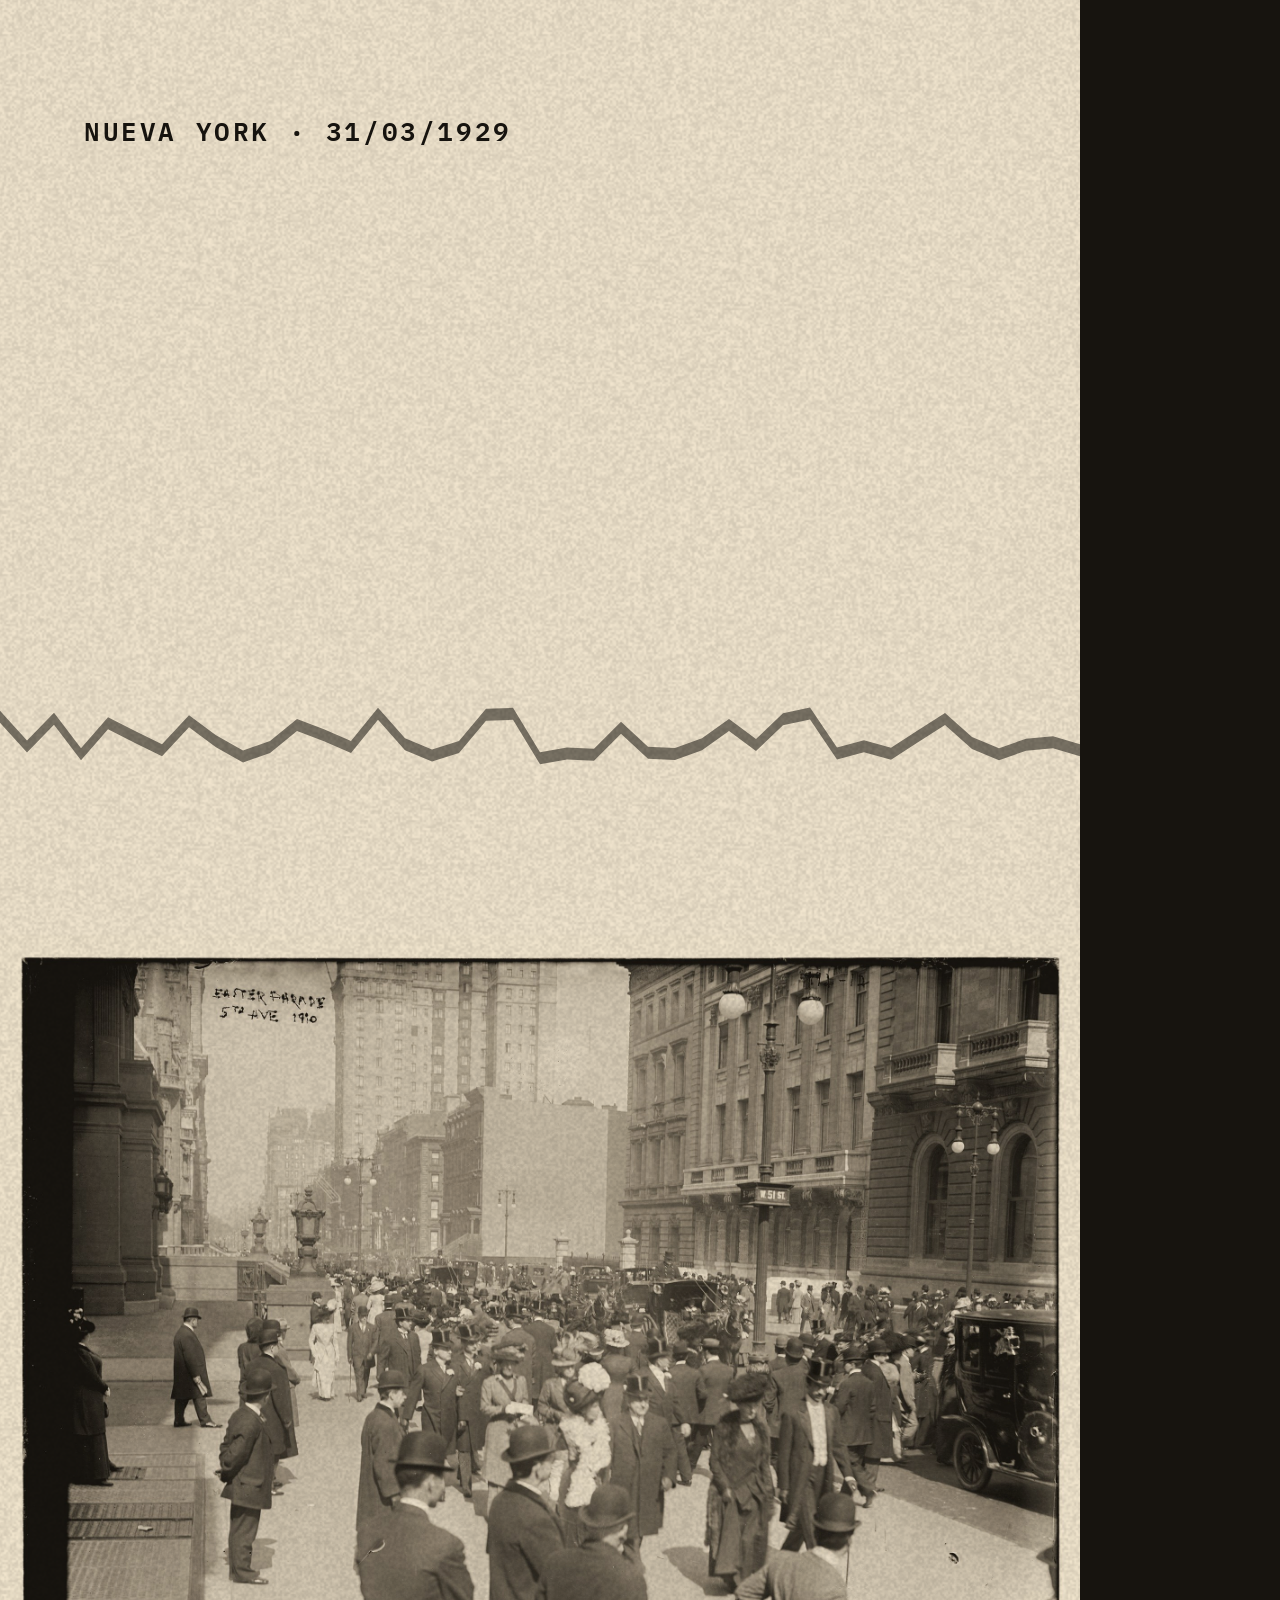
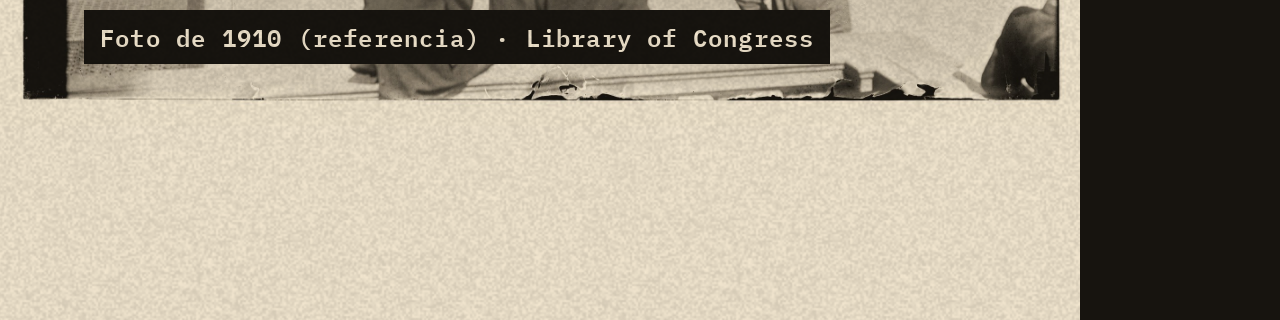
<file: pilots/bernays-90s/index.html>
<!doctype html>
<html lang="es">
<head>
<meta charset="utf-8">
<title>Piloto 03 — Bernays</title>
<link rel="stylesheet" href="../../engine/trama.css">
<style>
.ln.key{font-size:108px}
.ln.num{font-family:"Bricolage";font-weight:800;font-stretch:75%;font-size:200px;line-height:.95;letter-spacing:-.03em}
</style>
</head>
<body>
<div id="stage">

<!-- 1 · El desfile -->
<div class="scene map" id="s1">
  <div class="mapview"><div class="mapwrap" id="v1"></div></div>
  <div class="cabwrap"><div class="cabecera"></div></div>
  <div class="ficha">Nueva York · 31/03/1929</div>
  <div class="fuente" style="top:1610px;z-index:7">Foto de 1910 (referencia) · Library of Congress</div>
  <div class="kin" data-lines='[["in","En 1929, en pleno desfile de Pascua en Nueva York,",0.22,3.45],["key","un grupo de mujeres prendió cigarrillos",3.67,5.60],["tail","frente a los fotógrafos.",5.60,6.51]]'></div>
</div>

<!-- 2 · Protesta o publicidad (aviso real de 1929) -->
<div class="scene map" id="s2">
  <div class="mapview"><div class="mapwrap" id="v2"></div></div>
  <div class="cabwrap"><div class="cabecera"></div></div>
  <div class="ficha">Aviso de Lucky Strike · 1929</div>
  <div class="sello pz" data-at="2.4" style="left:520px;top:1450px;color:var(--verde);transform:rotate(-7deg);z-index:8">CONFIRMADO</div>
  <div class="fuente" style="top:1610px;z-index:7">Theatre Magazine, dic. 1929 · dominio público</div>
  <div class="kin" data-lines='[["in","Parecía una protesta feminista.",6.96,8.47],["key","Era una campaña para vender tabaco.",8.81,10.52]]'></div>
</div>

<!-- 3 · Bernays, sobrino de Freud -->
<div class="scene" id="s3" style="background:var(--papel)">
  <div class="cam">
    <div class="giant" data-slide="-160" style="left:-20px;top:1420px">FREUD</div>
    <div class="circ trama pz" data-at="0" style="left:60px;top:860px;width:480px;height:480px;--t:.25"></div>
    <img class="cut pz drift" data-at="0.05" data-drift="-25" src="assets/bernays.png" style="left:70px;top:820px;width:430px;transform:rotate(-3deg)">
    <img class="cut pz drift" data-at="0.9" data-drift="25" src="assets/freud.png" style="left:580px;top:900px;width:400px;transform:rotate(3deg)">
    <svg class="overlay" id="o3" style="position:absolute;left:0;top:0" width="1080" height="1920" viewBox="0 0 1080 1920"></svg>
    <div class="credito" style="left:84px;top:1600px">Retratos: Bernays, 1917 · Freud, M. Halberstadt, 1921 · dominio público</div>
  </div>
  <div class="kin" data-lines='[["in","Detrás estaba Edward Bernays,",10.87,12.51],["key","sobrino de Sigmund Freud.",12.72,13.94],["tail","El hombre que inventó las relaciones públicas.",14.15,16.25]]'></div>
</div>

<!-- 4 · Truco 1: lo que el producto dice de vos -->
<div class="scene map" id="s4">
  <div class="mapview"><div class="mapwrap" id="v4"></div></div>
  <div class="cabwrap"><div class="cabecera"></div></div>
  <div class="ficha">Truco 1 · Identidad</div>
  <div class="sello pz" data-at="4.0" style="left:600px;top:1450px;color:var(--tinta);transform:rotate(-6deg);z-index:8">ANÁLISIS</div>
  <div class="fuente" style="top:1610px;z-index:7">Theatre Magazine, dic. 1929 · dominio público</div>
  <div class="kin" data-lines='[["in","Bernays se dio cuenta de algo: la gente no compra productos.",16.69,19.84],["key","Compra lo que el producto dice de ella.",20.12,21.93]]'></div>
</div>

<!-- 5 · Antorchas de la libertad -->
<div class="scene map" id="s5">
  <div class="mapview"><div class="mapwrap" id="v5"></div></div>
  <div class="cabwrap"><div class="cabecera"></div></div>
  <div class="ficha">Truco 1 · Identidad</div>
  <div class="fuente" style="top:1610px;z-index:7">Foto: N. FaLon / Pexels</div>
  <div class="kin" data-lines='[["in","Por eso la campaña llamó a los cigarrillos",22.31,23.90],["key","“antorchas de la libertad”.",23.90,25.43]]'></div>
</div>

<!-- 6 · Truco 2: que otro lo diga por vos -->
<div class="scene map" id="s6">
  <div class="mapview"><div class="mapwrap" id="v6"></div></div>
  <div class="cabwrap"><div class="cabecera"></div></div>
  <div class="ficha">Truco 2 · Autoridad</div>
  <div class="fuente" style="top:1610px;z-index:7">Foto: H. Santos / Pexels</div>
  <div class="kin" data-show="[25.70,29.60]" data-lines='[["in","Su segundo truco:",25.86,26.66],["key","que otro lo diga por vos.",26.96,28.17],["tail","Para vender panceta,",28.63,29.53]]'></div>
  <div class="kin" data-show="[29.60,33.10]" data-lines='[["in","consiguió que",29.73,30.40],["key","miles de médicos recomendaran un desayuno abundante.",30.40,32.92]]'></div>
  <div class="kin" data-show="[33.10,35.95]" data-lines='[["in","Y los diarios lo publicaron",33.23,34.40],["key","como un consejo de salud.",34.40,35.67]]'></div>
</div>

<!-- 7 · Truco 3: Guatemala -->
<div class="scene map" id="s7">
  <div class="mapview"><div class="mapwrap" id="v7"></div></div>
  <img class="cut pz" data-at="5.6" id="arbenz7" src="assets/arbenz.png" style="left:720px;top:1200px;width:270px;transform:rotate(4deg);z-index:7">
  <div class="cabwrap"><div class="cabecera"></div></div>
  <div class="ficha">Truco 3 · La historia</div>
  <div class="fuente" style="top:1610px;z-index:7">Mapa: dominio público · Retrato de J. Árbenz, 1951</div>
  <div class="kin" data-show="[35.90,39.80]" data-lines='[["in","El tercero:",36.09,36.62],["key","si controlás la historia, controlás la política.",36.87,39.41]]'></div>
  <div class="kin" data-show="[39.80,44.70]" data-lines='[["in","Trabajó para la United Fruit, y presentó al gobierno de Guatemala",39.88,43.00],["key","como una amenaza comunista.",43.00,44.40]]'></div>
  <div class="kin" data-show="[44.70,46.40]" data-lines='[["key","En 1954,",44.75,46.27]]'></div>
</div>

<!-- 8 · El documento de la CIA -->
<div class="scene map" id="s8">
  <div class="mapview"><div class="mapwrap" id="v8"></div></div>
  <div class="cabwrap"><div class="cabecera"></div></div>
  <div class="ficha">CIA · documento desclasificado</div>
  <div class="sello pz" data-at="1.0" style="left:560px;top:1450px;color:var(--verde);transform:rotate(-6deg);z-index:8">CONFIRMADO</div>
  <div class="fuente" style="top:1610px;z-index:7">CIA, liberado por FOIA en 1975 · dominio público</div>
  <div class="kin" data-lines='[["in","un golpe apoyado por la CIA",46.46,47.60],["key","lo derrocó.",47.60,48.38]]'></div>
</div>

<!-- 9 · Propaganda (1928) -->
<div class="scene" id="s9" style="background:var(--papel)">
  <div class="cam">
    <div class="giant" data-slide="-160" style="left:-20px;top:1440px">1928</div>
    <div class="circ trama pz" data-at="0" style="left:520px;top:1040px;width:460px;height:460px;--t:.25"></div>
    <img class="cut pz drift" data-at="0.05" data-drift="-25" src="assets/bernays2.png" style="left:560px;top:960px;width:440px;transform:rotate(3deg)">
    <div class="quote pz drift" data-at="0.3" data-drift="20" style="left:90px;top:1180px;width:460px;transform:rotate(-2deg)">
      <div style="font-family:Bricolage;font-weight:800;font-size:64px;line-height:1">Propaganda</div>
      <div style="font-family:Plex;font-size:22px;margin-top:12px;letter-spacing:.06em">EDWARD L. BERNAYS · 1928</div>
    </div>
    <div class="sello pz" data-at="1.2" style="left:120px;top:1060px;color:var(--tinta);transform:rotate(-7deg)">DIJO</div>
    <div class="credito" style="left:84px;top:1600px">Foto: Bernays y Doris Fleischman, 1923 · dominio público</div>
  </div>
  <div class="kin" data-hl="key" data-lines='[["in","En su libro “Propaganda” escribió que manipular la opinión de las masas era",48.76,52.54],["key","“un elemento importante de la sociedad democrática”.",52.68,55.11]]'></div>
</div>

<!-- 10 · Cien años después -->
<div class="scene map" id="s10">
  <div class="mapview"><div class="mapwrap" id="v10"></div></div>
  <img class="cut" id="diario10" src="assets/diario.jpg" style="left:200px;top:820px;width:680px;border:8px solid #fff;box-shadow:16px 16px 0 var(--tinta);z-index:5">
  <div class="cabwrap"><div class="cabecera"></div></div>
  <div class="ficha">1929 → hoy</div>
  <div class="fuente" style="top:1610px;z-index:7" id="fuente10">Santa Ana Register, 28/10/1929 · Orange County Archives (CC BY 2.0)</div>
  <div class="kin" data-lines='[["in","Cien años después, sus trucos siguen ahí.",55.61,57.75],["key","Solo cambiaron de formato.",58.00,59.17]]'></div>
</div>

<!-- 11 · Marcas e identidad -->
<div class="scene map" id="s11">
  <div class="mapview"><div class="mapwrap" id="v11"></div></div>
  <div class="cabwrap"><div class="cabecera"></div></div>
  <div class="ficha">Hoy · Truco 1</div>
  <div class="sello pz" data-at="2.2" style="left:90px;top:1450px;color:var(--tinta);transform:rotate(-5deg);z-index:8">ANÁLISIS</div>
  <div class="fuente" style="top:1610px;z-index:7">Foto: A. Navlakha / Pexels</div>
  <div class="kin" data-lines='[["in","Las antorchas de la libertad hoy son",59.56,61.20],["key","marcas que te venden una identidad.",61.20,62.95]]'></div>
</div>

<!-- 12 · Influencers -->
<div class="scene map" id="s12">
  <div class="mapview"><div class="mapwrap" id="v12"></div></div>
  <div class="abs pz" data-at="0.3" style="left:70px;top:1180px;width:300px;height:330px;overflow:hidden;border:7px solid #fff;box-shadow:12px 12px 0 var(--tinta);transform:rotate(-4deg);z-index:6"><img src="assets/desayuno.jpg" style="position:absolute;width:640px;left:-60px;top:-430px"></div>
  <svg class="overlay" id="o12" style="position:absolute;left:0;top:0;z-index:6" width="1080" height="1920" viewBox="0 0 1080 1920"></svg>
  <div class="cabwrap"><div class="cabecera"></div></div>
  <div class="ficha">Hoy · Truco 2</div>
  <div class="fuente" style="top:1610px;z-index:7">Foto: Mizuno K / Pexels</div>
  <div class="kin" data-lines='[["in","Los médicos de la panceta",63.33,64.50],["key","hoy son influencers.",64.50,65.61]]'></div>
</div>

<!-- 13 · Algoritmos -->
<div class="scene map" id="s13">
  <div class="mapview"><div class="mapwrap" id="v13"></div></div>
  <div class="cabwrap"><div class="cabecera"></div></div>
  <div class="ficha">Hoy · Truco 3</div>
  <div class="fuente" style="top:1610px;z-index:7">Foto: I'm Zion / Pexels</div>
  <div class="kin" data-lines='[["in","Y en vez de diarios,",65.91,66.79],["key","hay algoritmos que saben qué te emociona.",66.98,68.98]]'></div>
</div>

<!-- 14 · Cambridge Analytica -->
<div class="scene map" id="s14">
  <div class="mapview"><div class="mapwrap" id="v14"></div></div>
  <div class="cabwrap"><div class="cabecera"></div></div>
  <div class="ficha">Cambridge Analytica · 2018</div>
  <div class="sello pz" data-at="3.0" style="left:560px;top:1450px;color:var(--verde);transform:rotate(-6deg);z-index:8">CONFIRMADO</div>
  <div class="fuente" style="top:1610px;z-index:7">FUENTE · Facebook — 04/04/2018 · Foto: B. Hamer / Pexels</div>
  <div class="kin" data-lines='[["in","En 2018 se supo que Cambridge Analytica usó datos de hasta",69.47,73.00],["key","87 millones de usuarios de Facebook",73.00,75.23],["tail","para segmentar mensajes políticos.",75.45,77.13]]'></div>
</div>

<!-- 15 · Un desfile / tu pantalla -->
<div class="scene" id="s15" style="background:var(--mostaza)">
  <div class="cam" data-free="1">
    <div class="pane" style="top:780px;height:400px"><div class="mapwrap" id="v15a"></div></div>
    <div class="pane" style="top:1230px;height:400px"><div class="mapwrap" id="v15b"></div></div>
    <div class="meta" style="left:70px;top:790px;background:var(--papel);padding:4px 10px;z-index:3">1929 · un desfile y los diarios</div>
    <div class="meta" style="left:70px;top:1240px;background:var(--papel);padding:4px 10px;z-index:3">Hoy · tu pantalla</div>
  </div>
  <div class="kin" data-lines='[["in","Bernays necesitaba un desfile y los diarios.",77.52,79.79],["key","Hoy alcanza con tu pantalla.",80.12,81.42]]'></div>
</div>

<!-- 16 · La pregunta -->
<div class="scene map" id="s16">
  <div class="mapview"><div class="mapwrap" id="v16"></div></div>
  <div class="cabwrap"><div class="cabecera"></div></div>
  <div class="fuente" style="top:1610px;z-index:7">Foto: D. Grey_Owl / Pexels</div>
  <div class="kin" data-lines='[["in","La pregunta no es si te están persuadiendo.",81.75,83.75],["key","Es quién.",84.03,84.57]]'></div>
</div>

<!-- 17 · cierre -->
<div class="scene" id="s17" style="background:var(--tinta)">
  <canvas id="g17" width="1080" height="1920" class="abs" style="left:0;top:0"></canvas>
  <div class="abs" id="logo" style="left:0;right:0;top:780px;text-align:center;font-family:Bricolage;font-weight:800;font-stretch:75%;font-size:230px;line-height:1;color:var(--papel)">TRAMA</div>
  <div class="abs" style="left:0;right:0;top:1030px;text-align:center;font-family:Plex;font-size:28px;letter-spacing:.12em;color:var(--papel);opacity:.8">FUENTES EN LA DESCRIPCIÓN</div>
</div>

<div class="plate" id="pl1" style="background:var(--naranja)"></div>
<div class="plate" id="pl2" style="background:var(--verde)"></div>
<div class="plate" id="pl3" style="background:var(--mostaza)"></div>
<div id="grain"></div>
</div>
<script src="../../engine/trama.js"></script>
<script src="../../engine/anota.js"></script>
<script>
const DUR = 87.9;
window.PLATES = [10.7, 25.7, 35.9, 55.4, 77.4];
const INK = '#17140F', PAP = '#F2E6CF', NAR = '#EE6A1F', VER = '#1F6E55', AZU = '#2E5A9E', MOS = '#F3A72B';
const PH = { desfile: [2400, 1755], mapa_ca: [1920, 1440], cia: [1300, 1655], lucky: [1300, 1853], libertad: [1400, 1865], desayuno: [1400, 2099], influencer: [1400, 2100], feed: [1400, 2100], ojo: [1400, 2100], timessq: [1400, 2488], calle: [1400, 2100] };
const V = n => ({ src: `assets/${n}.jpg`, W: PH[n][0], H: PH[n][1] });
const S = {};
</script>
<script src="scenes.js"></script>
<script>
window.SCENES = SCENES; window.DUR = DUR;
const imgsReady = () => Promise.all([...document.images].map(i => i.decode ? i.decode().catch(() => {}) : 0));
document.fonts.ready.then(imgsReady).then(() => { boot(); return imgsReady(); }).then(() => { render(0); window.READY = true; });
</script>
</body>
</html>
</file>
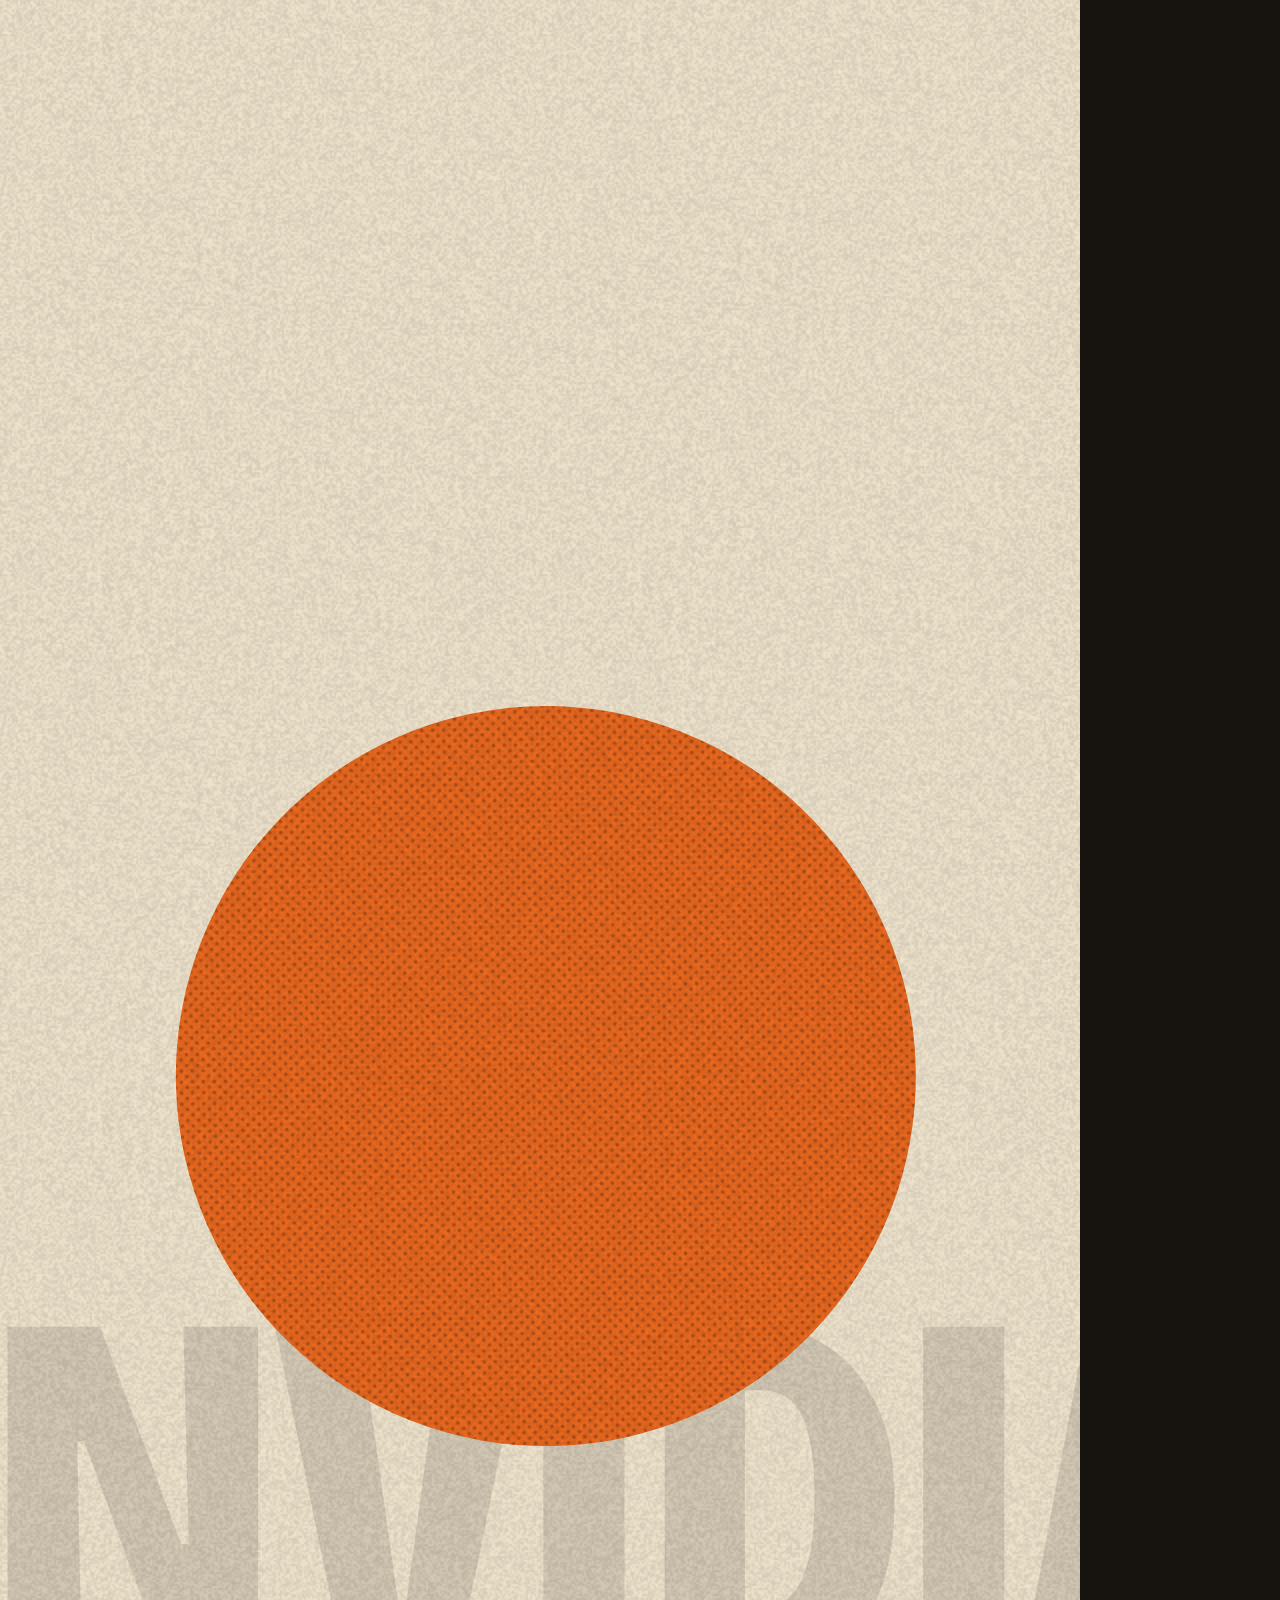
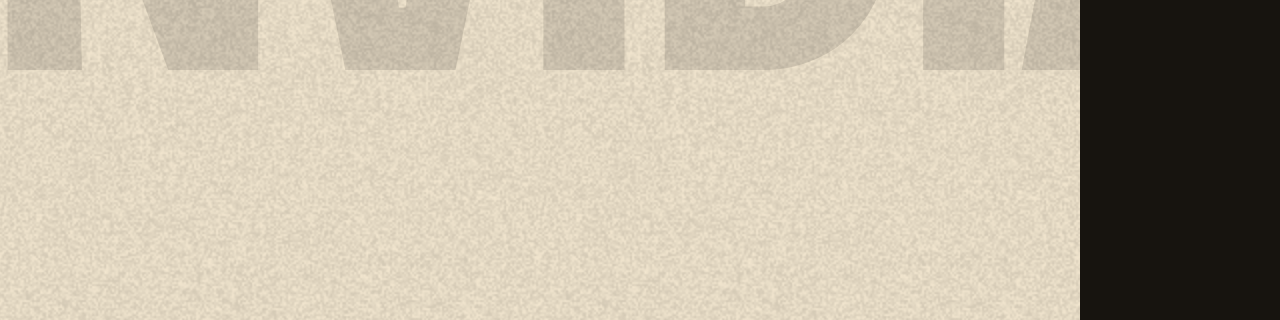
<file: pilots/huang-30s/index.html>
<!doctype html>
<html lang="es">
<head>
<meta charset="utf-8">
<title>Piloto 01 — Huang</title>
<style>
@font-face{font-family:"Bricolage";src:url(assets/fonts/bricolage.woff2) format("woff2");font-weight:200 800;font-stretch:75% 100%}
@font-face{font-family:"Instrument";src:url(assets/fonts/instrument-sans-latin-400-normal.woff2) format("woff2");font-weight:400}
@font-face{font-family:"Instrument";src:url(assets/fonts/instrument-sans-latin-600-normal.woff2) format("woff2");font-weight:600}
@font-face{font-family:"Plex";src:url(assets/fonts/ibm-plex-mono-latin-500-normal.woff2) format("woff2");font-weight:500}
@font-face{font-family:"Plex";src:url(assets/fonts/ibm-plex-mono-latin-600-normal.woff2) format("woff2");font-weight:600}
:root{--tinta:#17140F;--papel:#F2E6CF;--papel2:#E8D9BC;--naranja:#EE6A1F;--verde:#1F6E55;--mostaza:#F3A72B;--rosa:#E79A8C;--acero:#B8B5AE;--rojo:#CF3F2A;--azul:#2E5A9E}
*{box-sizing:border-box;margin:0;padding:0}
html,body{width:1080px;height:1920px;overflow:hidden;background:var(--tinta)}
#stage{position:relative;width:1080px;height:1920px;overflow:hidden;background:var(--papel);font-family:"Instrument",sans-serif;color:var(--tinta)}
.scene{position:absolute;inset:0;display:none;overflow:hidden}
.cam{position:absolute;inset:0;transform-origin:50% 55%}
.abs{position:absolute}
.trama::after{content:"";position:absolute;inset:0;pointer-events:none;mix-blend-mode:multiply;opacity:var(--t,.22);
  background-image:radial-gradient(var(--tinta) 1.6px,transparent 2.3px),radial-gradient(var(--tinta) 1.6px,transparent 2.3px);background-size:11px 11px;background-position:0 0,5.5px 5.5px;border-radius:inherit}
.giant{position:absolute;white-space:nowrap;font-family:"Bricolage";font-weight:800;font-stretch:75%;font-size:520px;line-height:.8;letter-spacing:-.03em;opacity:.12}
.kin{position:absolute;left:84px;right:150px;top:250px}
.ln{display:block}
.ln.in{font-family:"Instrument";font-weight:600;font-size:56px;line-height:1.12;margin-bottom:6px}
.ln.key{font-family:"Bricolage";font-weight:800;font-stretch:76%;font-size:150px;line-height:.88;letter-spacing:-.03em}
.ln.num{font-family:"Bricolage";font-weight:800;font-stretch:75%;font-size:380px;line-height:.85;letter-spacing:-.04em;color:var(--papel);-webkit-text-stroke:6px var(--rojo)}
.ln.tail{font-family:"Instrument";font-weight:600;font-size:52px;margin-top:14px}
.w{display:inline-block;margin-right:.22em}
.ln.key .w{margin-right:.16em}
.meta{position:absolute;font-family:"Plex";font-weight:500;font-size:24px;letter-spacing:.06em;text-transform:uppercase;line-height:1.35}
.fuente{position:absolute;left:84px;top:1520px;font-family:"Plex";font-weight:600;font-size:25px;letter-spacing:.05em;background:var(--tinta);color:var(--papel);padding:8px 16px}
.sello{position:absolute;font-family:"Plex";font-weight:600;font-size:40px;letter-spacing:.12em;border:7px solid currentColor;padding:10px 24px;border-radius:6px;background:rgba(242,230,207,.55)}
.circ{position:absolute;border-radius:50%;background:var(--naranja)}
.ring{position:absolute;border-radius:50%;border:4px dotted var(--tinta);opacity:.55}
.cut{position:absolute;filter:drop-shadow(0 0 0 transparent)}
.bar{position:absolute;height:44px;background:repeating-linear-gradient(90deg,currentColor 0 4px,transparent 4px 8px,currentColor 8px 10px,transparent 10px 15px,currentColor 15px 21px,transparent 21px 24px)}
#grain{position:absolute;inset:0;pointer-events:none;mix-blend-mode:multiply;opacity:.13;z-index:50;background-size:540px 540px}
.plate{position:absolute;inset:-60px;z-index:40;mix-blend-mode:multiply;display:none}
.hl{background-image:linear-gradient(var(--mostaza),var(--mostaza));background-repeat:no-repeat;background-position:0 78%}
</style>
</head>
<body>
<div id="stage">

<!-- 1 · NVIDIA 33 años -->
<div class="scene" id="s1" style="background:var(--papel)">
  <div class="cam">
    <div class="giant" data-slide="-160" style="left:-20px;top:1290px">NVIDIA</div>
    <div class="ring pz" data-at="0.05" style="left:110px;top:640px;width:860px;height:860px"></div>
    <div class="circ trama pz" data-at="0" style="left:170px;top:700px;width:740px;height:740px;--t:.25"></div>
    <img class="cut pz" data-at="0.14" src="assets/gpu.png" style="left:205px;top:610px;width:670px;transform:rotate(-4deg)">
    <div class="meta pz" data-at="0.2" style="left:84px;top:110px">Nvidia Corp.<br>Fundada · abril 1993</div>
    <div class="meta pz" data-at="0.2" style="right:84px;top:110px;text-align:right">Santa Clara, CA<br>33 años</div>
    <div class="bar pz" data-at="0.27" style="left:84px;top:1620px;width:300px;color:var(--tinta)"></div>
  </div>
  <div class="kin" data-lines='[["in","Jensen Huang fundó",0.20,1.45],["key","Nvidia hace 33 años",1.45,2.88]]'></div>
</div>

<!-- 2a · El 12 de noviembre (foto + calendario) -->
<div class="scene" id="s2" style="background:var(--tinta);color:var(--papel)">
  <div class="cam">
    <div class="giant" data-slide="-120" style="left:-10px;top:1330px;color:var(--papel);opacity:.13">12·11</div>
    <div class="ring spin pz" data-at="0" style="left:150px;top:640px;width:780px;height:780px;border-color:var(--papel)"></div>
    <div class="circ trama pz" data-at="0" style="left:210px;top:700px;width:660px;height:660px;--t:.25"></div>
    <img class="cut pz drift" data-at="0.07" data-drift="-30" src="assets/huang_frente.png" style="left:250px;top:610px;width:580px;transform:rotate(-3deg)">
    <div class="abs" id="cal" style="left:84px;top:1530px;font-family:Plex;font-weight:600;font-size:30px;letter-spacing:.08em;color:var(--papel);white-space:nowrap"></div>
    <div class="meta" style="left:84px;top:110px;color:var(--papel)">Nvidia · comunicado</div>
    <div class="meta" style="right:84px;top:110px;text-align:right;color:var(--papel)">Foto: A. Eidesvik<br>CC BY 4.0</div>
  </div>
  <div class="kin" style="top:250px" data-lines='[["in","El 12 de",3.18,3.62],["key","noviembre",3.62,4.06]]'></div>
</div>

<!-- 2b · RENUNCIÓ (clímax: foto + palabra entera) -->
<div class="scene trama" id="s3" style="background:var(--naranja);--t:.2">
  <div class="cam">
    <div class="ring spin" style="left:150px;top:500px;width:780px;height:780px"></div>
    <img class="cut" id="ren-foto" src="assets/huang_frente.png" style="left:250px;top:470px;width:580px;transform:rotate(-3deg)">
    <div class="abs fit" id="ren" data-max="300" style="left:110px;right:110px;top:1150px;text-align:center;font-family:Bricolage;font-weight:800;font-stretch:75%;line-height:1.08;padding-top:.12em;letter-spacing:-.02em;color:var(--papel);-webkit-text-stroke:7px var(--tinta);paint-order:stroke fill;white-space:nowrap">RENUNCIÓ</div>
    <div class="sello" id="sello1" style="right:130px;top:560px;color:var(--verde);transform:rotate(-8deg)">CONFIRMADO</div>
  </div>
  <div class="fuente" style="top:1560px">FUENTE · Nvidia — 12/11/2026</div>
</div>

<!-- 3 · −11 % -->
<div class="scene" id="s4" style="background:var(--tinta);color:var(--papel)">
  <div class="cam">
    <svg class="abs" style="left:84px;top:900px" width="830" height="520" viewBox="0 0 830 520">
      <g stroke="rgba(242,230,207,.18)" stroke-width="2"><line x1="0" y1="100" x2="830" y2="100"/><line x1="0" y1="250" x2="830" y2="250"/><line x1="0" y1="400" x2="830" y2="400"/></g>
      <polyline id="chart" points="0,110 120,95 230,130 340,160 420,150 520,250 620,300 720,380 830,440" fill="none" stroke="var(--tinta)" stroke-width="30" stroke-linejoin="round" stroke-linecap="round"/>
      <polyline id="chart2" points="0,110 120,95 230,130 340,160 420,150 520,250 620,300 720,380 830,440" fill="none" stroke="var(--rojo)" stroke-width="18" stroke-linejoin="round" stroke-linecap="round"/>
      <circle id="chartdot" cx="830" cy="440" r="22" fill="var(--rojo)" stroke="var(--papel)" stroke-width="6"/>
    </svg>
    <div class="meta" style="left:84px;top:1440px;color:var(--papel);opacity:.7">Acción NVDA · 5 ruedas</div>
    <div class="abs ticker" data-speed="-260" style="left:0;top:96px;white-space:nowrap;font-family:Plex;font-weight:600;font-size:30px;color:var(--rojo);letter-spacing:.08em">NVDA ▼ −11% · NVDA ▼ −11% · NVDA ▼ −11% · NVDA ▼ −11% · NVDA ▼ −11% · NVDA ▼ −11% · NVDA ▼ −11% · NVDA ▼ −11%</div>
    <img class="cut pz drift" data-at="0.1" data-drift="60" src="assets/gpu.png" style="left:640px;top:1180px;width:330px;transform:rotate(8deg);opacity:.9">
  </div>
  <div class="kin" style="top:300px" data-lines='[["in","En cinco días, la acción cayó",5.11,6.75],["num","−11%",6.75,7.60]]'></div>
  <div class="fuente" style="background:var(--papel);color:var(--tinta)">FUENTE · TechCrunch — 13/11/2026</div>
</div>

<!-- 4 · NYT · SIN CONFIRMAR -->
<div class="scene" id="s5" style="background:var(--papel2) repeating-linear-gradient(-45deg,transparent 0 22px,rgba(23,20,15,.12) 22px 27px)">
  <div class="cam">
    <img class="cut pz drift" data-at="0.05" data-drift="-50" src="assets/diario.png" style="left:170px;top:700px;width:740px;transform:rotate(3deg);filter:saturate(.3)">
    <div class="sello pz" data-at="2.3" style="left:250px;top:1180px;color:var(--naranja);transform:rotate(-9deg);font-size:50px">SIN CONFIRMAR</div>
    <div class="meta pz" data-at="0.15" style="left:84px;top:110px">Contexto</div>
    <div class="meta pz" data-at="0.15" style="right:84px;top:110px;text-align:right">Acusación<br>no probada</div>
  </div>
  <div class="kin" data-lines='[["in","Según el New York Times, una ejecutiva cercana a Huang",7.95,10.74],["key","sería espía de China",10.875,11.98]]'></div>
  <div class="fuente">FUENTE · The New York Times — 29/10/2026</div>
</div>

<!-- 5 · DIJO -->
<div class="scene trama" id="s6" style="background:var(--verde);color:var(--papel);--t:.18">
  <div class="cam">
    <div class="giant" data-slide="-140" style="left:-30px;top:1330px;color:var(--papel);opacity:.13">NOTA</div>
    <img class="cut pz drift" data-at="0.05" data-drift="-40" src="assets/huang_perfil.png" style="left:330px;top:560px;width:560px;transform:rotate(4deg)">
    <div class="abs pz" data-at="0.25" style="left:100px;top:1060px;width:840px;background:var(--papel);color:var(--tinta);border:6px solid var(--tinta);padding:46px 50px;transform:rotate(-2deg);box-shadow:18px 18px 0 var(--tinta)">
      <div style="font-family:Instrument;font-weight:600;font-size:58px;line-height:1.15">“Le fui infiel a mi esposa. No hay excusa para lo que hice.”</div>
      <div style="font-family:Plex;font-size:24px;margin-top:22px;letter-spacing:.05em;text-transform:uppercase">Jensen Huang · nota a empleados<br>08/11/2026 · traducción · foto: A. Eidesvik, CC BY 4.0</div>
    </div>
    <div class="sello pz" data-at="0.7" style="left:110px;top:900px;color:var(--tinta);background:var(--papel);transform:rotate(-7deg)">DIJO</div>
  </div>
  <div class="kin" data-lines='[["in","Huang admitió que le fue",12.39,13.40],["key","infiel a su esposa",13.40,14.38],["tail","sin decir con quién",14.54,15.50]]'></div>
</div>

<!-- 6 · CHIPS · las manos -->
<div class="scene trama" id="s7" style="background:var(--mostaza);--t:.18">
  <div class="cam">
    <div class="giant" data-slide="-140" style="left:-20px;top:1380px">CHIPS</div>
    <div class="circ trama pz" data-at="0" style="left:200px;top:820px;width:680px;height:680px;--t:.25"></div>
    <img class="cut pz" data-at="0.1" src="assets/chip.png" style="left:300px;top:860px;width:480px;transform:rotate(3deg)">
    <svg class="abs boil pz" data-at="0.2" style="left:0;top:470px" width="1080" height="560" viewBox="0 0 1080 560">
      <g stroke="#17140F" stroke-width="9" stroke-linejoin="round" stroke-linecap="round">
        <g transform="rotate(-24 200 0)"><path d="M150 -200 L150 260 Q150 330 210 336 Q270 330 272 262 L272 -200 Z" fill="#2E5A9E"/><path d="M158 318 Q128 380 146 424 Q168 470 214 470 Q262 466 276 422 Q288 380 264 318 Z" fill="#E79A8C"/><path d="M0 0" fill="none"/></g>
        <g><path d="M480 -200 L480 300 Q480 360 540 364 Q600 360 602 300 L602 -200 Z" fill="#EE6A1F"/><path d="M488 350 Q458 410 476 452 Q498 498 544 498 Q592 494 606 450 Q618 410 594 350 Z" fill="#E79A8C"/><path d="M0 0" fill="none"/></g>
        <g transform="rotate(24 880 0)"><path d="M810 -200 L810 260 Q810 330 870 336 Q930 330 932 262 L932 -200 Z" fill="#1F6E55"/><path d="M818 318 Q788 380 806 424 Q828 470 874 470 Q922 466 936 422 Q948 380 924 318 Z" fill="#E79A8C"/><path d="M0 0" fill="none"/></g>
      </g>
    </svg>
    <div class="meta pz" data-at="0.15" style="left:84px;top:110px">Por qué importa</div>
    <div class="meta pz" data-at="0.15" style="right:84px;top:110px;text-align:right">GPU · IA<br>Centros de datos</div>
  </div>
  <div class="kin" style="top:240px" data-lines='[["in","Nvidia fabrica los chips de la",16.02,17.30],["key","inteligencia artificial",17.30,18.58]]'></div>
</div>

<!-- 7 · Justicia: no está probado -->
<div class="scene" id="s8" style="background:var(--papel)">
  <div class="cam">
    <div class="giant" data-slide="-160" style="left:-30px;top:1380px">JUSTICIA</div>
    <div class="circ trama pz" data-at="0" style="left:300px;top:640px;width:640px;height:640px;--t:.25"></div>
    <img class="cut pz drift" data-at="0.08" data-drift="40" src="assets/martillo.png" style="left:330px;top:600px;width:600px;transform:rotate(-5deg)">
    <div class="abs pz" data-at="0.3" style="left:110px;top:1120px;width:780px;background:#FBF5E8;border:5px solid var(--tinta);padding:38px 44px;transform:rotate(1.5deg);box-shadow:14px 14px 0 var(--tinta)">
      <div style="font-family:Instrument;font-weight:600;font-size:52px;line-height:1.15">“No sé si eso sea cierto.”</div>
      <div style="font-family:Plex;font-size:23px;margin-top:18px;letter-spacing:.05em;text-transform:uppercase">Todd Blanche · fiscal general de EE.UU.<br>sobre la acusación de espionaje · traducción</div>
    </div>
    <div class="sello pz" data-at="2.1" style="right:110px;top:1000px;color:var(--verde);transform:rotate(-7deg)">CONFIRMADO</div>
  </div>
  <div class="kin" data-lines='[["in","Pero el Departamento de Justicia dice que",18.95,20.90],["key","el espionaje no está probado",20.90,22.27]]' data-hl="key"></div>
  <div class="fuente">FUENTE · Fiscal general T. Blanche — 12/11/2026</div>
</div>

<!-- 8 · Congreso -->
<div class="scene" id="s9" style="background:var(--papel)">
  <div class="cam" id="cam9">
    <div class="giant" data-slide="-200" style="left:-20px;top:1390px">CONGRESO</div>
    <div class="ring pz" data-at="0.05" style="left:130px;top:700px;width:820px;height:820px"></div>
    <div class="circ trama pz" data-at="0" style="left:190px;top:760px;width:700px;height:700px;--t:.25"></div>
    <img class="cut pz" data-at="0.12" src="assets/capitolio.png" style="left:250px;top:700px;width:580px;transform:rotate(-2deg)">
    <div class="meta pz" data-at="0.2" style="left:84px;top:110px">Qué viene</div>
    <div class="meta pz" data-at="0.2" style="right:84px;top:110px;text-align:right">Cámara de Representantes<br>Antes de Acción de Gracias</div>
  </div>
  <div class="kin" data-lines='[["in","Ahora, Huang tendrá que",22.60,23.80],["key","declarar ante el Congreso",23.80,24.96]]'></div>
  <div class="fuente">FUENTE · Rep. Brian Mast — 12/11/2026</div>
</div>

<!-- 9 · cierre (campo de glifos animado) -->
<div class="scene" id="s10" style="background:var(--tinta)">
  <canvas id="glifos" width="1080" height="1920" class="abs" style="left:0;top:0"></canvas>
  <div class="abs" id="logo" style="left:0;right:0;top:780px;text-align:center;font-family:Bricolage;font-weight:800;font-stretch:75%;font-size:230px;line-height:1;color:var(--papel)">TRAMA</div>
  <div class="abs" style="left:0;right:0;top:1030px;text-align:center;font-family:Plex;font-size:28px;letter-spacing:.12em;color:var(--papel);opacity:.8">FUENTES EN LA DESCRIPCIÓN</div>
</div>

<div class="plate" id="pl1" style="background:var(--naranja)"></div>
<div class="plate" id="pl2" style="background:var(--verde)"></div>
<div class="plate" id="pl3" style="background:var(--mostaza)"></div>
<div id="grain"></div>
</div>

<script>
const FPS=30, DUR=28.0;
const SCENES=[['s1',0,3.10],['s2',3.10,4.15],['s3',4.15,5.00],['s4',5.00,7.85],['s5',7.85,12.25],['s6',12.25,15.85],['s7',15.85,18.80],['s8',18.80,22.45],['s9',22.45,25.40],['s10',25.40,28.0]];
const PLATES=[7.85,15.85,22.45]; // desregistro en cambios de bloque
const q15=t=>Math.floor(t*15)/15;
const hash=n=>{let x=Math.sin(n*127.1+311.7)*43758.5453;return x-Math.floor(x)};
const sello=t=>{ if(t<0) return null; const k=Math.min(t/0.28,1); const c1=1.70158,c3=c1+1; const e=1+c3*Math.pow(k-1,3)+c1*Math.pow(k-1,2); return e; };

// grano: 4 texturas que se alternan a 15 fps
const grains=[...Array(4)].map((_,i)=>{const c=document.createElement('canvas');c.width=c.height=270;const x=c.getContext('2d');const d=x.createImageData(270,270);
  for(let p=0;p<d.data.length;p+=4){const v=hash(p+i*99991)*255;d.data[p]=d.data[p+1]=d.data[p+2]=v;d.data[p+3]=255}x.putImageData(d,0,0);return c.toDataURL()});

// tipografía cinética
document.querySelectorAll('.kin').forEach(k=>{
  const lines=JSON.parse(k.dataset.lines); k._words=[];
  lines.forEach(([cls,text,s,e])=>{
    const ln=document.createElement('span'); ln.className='ln '+cls; k.appendChild(ln);
    const ws=text.split(' '); const tot=ws.reduce((a,w)=>a+w.length+1,0); let acc=0;
    ws.forEach(w=>{const sp=document.createElement('span');sp.className='w';sp.textContent=w;ln.appendChild(sp);
      const ws0=s+(e-s)*acc/tot; acc+=w.length+1; k._words.push({el:sp,t:ws0-0.04,cls});});
    if(k.dataset.hl===cls){ln.classList.add('hl');ln._hl=[s,e];k._hl=ln;}
  });
});

function render(t){
  for(const [id,s,e] of SCENES){
    const el=document.getElementById(id), on=t>=s&&t<e; el.style.display=on?'block':'none'; if(!on) continue;
    const lt=t-s, p=lt/(e-s);
    const cam=el.querySelector('.cam'); if(cam) cam.style.transform=`scale(${1+0.06*p})`;
    el.querySelectorAll('.giant').forEach(g=>{g.style.transform=`translateX(${(+g.dataset.slide||-120)*p}px)`});
    // armado en stop-motion
    el.querySelectorAll('.pz').forEach((pz,i)=>{
      const at=+pz.dataset.at, qt=q15(lt);
      if(!pz._base) pz._base=pz.style.transform||'';
      if(qt<at){pz.style.visibility='hidden';return}
      pz.style.visibility='visible';
      const step=Math.round((qt-at)*15); let extra='';
      if(pz.classList.contains('sello')){const k=sello(lt-at);extra=` scale(${2.2-1.2*k})`}
      else if(step<4){const j=(4-step)/4;extra=` translate(${(hash(i*7+step)-.5)*14*j}px,${(hash(i*13+step)-.5)*14*j}px) rotate(${(hash(i+step*3)-.5)*3*j}deg)`}
      else if(pz.classList.contains('boil')){const b=Math.floor(lt*12);extra=` translate(${(hash(b+i)-.5)*3}px,${(hash(b*3+i)-.5)*3}px)`}
      pz.style.transform=pz._base+extra;
    });
    // palabras
    el.querySelectorAll('.kin').forEach(k=>{
      k._words.forEach(({el:w,t:wt})=>{
        if(t<wt){w.style.opacity=0;return}
        const a=Math.min((t-wt)/0.14,1); w.style.opacity=(0.35+0.65*a).toFixed(3);
        const b=Math.min((t-wt)/0.22,1); const ov=1+2.2*Math.pow(b-1,3)+1.2*Math.pow(b-1,2);
        w.style.transform=`translateY(${(1-ov)*18}px)`;
      });
      if(k._hl){const [s2,e2]=k._hl._hl;const h=Math.max(0,Math.min((t-s2-0.3)/(e2-s2),1));k._hl.style.backgroundSize=`${h*100}% 42%`}
    });
    if(id==='s3'){const sl=document.getElementById('sello1');const k=sello(lt-0.3);sl.style.visibility=k===null?'hidden':'visible';if(k!==null)sl.style.transform=`rotate(-8deg) scale(${2.2-1.2*k})`;
      document.getElementById('ren').style.transform=`scale(${1.12-0.12*Math.min(lt/0.18,1)})`}
    if(id==='s4'){const L=1150,k=Math.min(Math.max((lt-0.2)/2.0,0),1),ease=1-Math.pow(1-k,3);
      ['chart','chart2'].forEach(c=>{const pl=document.getElementById(c);pl.style.strokeDasharray=L;pl.style.strokeDashoffset=L*(1-ease)});
      document.getElementById('chartdot').style.opacity=k>=1?1:0}
    if(id==='s9'){const k=Math.min(lt/2.4,1),e2=k*k*(3-2*k);document.getElementById('cam9').style.transform=`perspective(1600px) rotateX(${e2*14}deg) scale(${1.0+0.08*e2})`}
    if(id==='s10'){const k=Math.min(lt/0.5,1),st=Math.floor(k*4)/4;document.getElementById('logo').style.textShadow=`${-26*(1-st)-6}px ${14*(1-st)+5}px 0 var(--naranja), ${24*(1-st)+6}px ${-16*(1-st)-4}px 0 var(--verde)`}
  }
  // transición desregistro
  const pls=['pl1','pl2','pl3'].map(i=>document.getElementById(i));
  let act=null; for(const ps of PLATES){ if(t>=ps-0.02&&t<ps+0.4) act=t-ps; }
  pls.forEach((pl,i)=>{ if(act===null){pl.style.display='none';return}
    const st=Math.floor(Math.max(act,0)/0.4*4)/4; pl.style.display='block';
    const dx=[-1,1,0.6][i]*160*(1-st)+[-1,1,0][i]*40, dy=[0.6,-0.7,1][i]*120*(1-st);
    pl.style.transform=`translate(${dx}px,${dy}px)`; pl.style.opacity=(0.85*(1-st)).toFixed(2); });
  document.getElementById('grain').style.backgroundImage=`url(${grains[Math.floor(t*15)%4]})`;
}

// autoajuste: el texto clave nunca se corta
document.querySelectorAll('.fit').forEach(el=>{let f=+el.dataset.max||300;const sc=el.closest('.scene');const d=sc.style.display;sc.style.display='block';el.style.fontSize=f+'px';
  while(el.scrollWidth>el.clientWidth&&f>40){f-=4;el.style.fontSize=f+'px'} sc.style.display=d;});
const _render=render;
render=function(t){
  _render(t);
  for(const [id,s0,e0] of SCENES){ if(t<s0||t>=e0) continue; const el=document.getElementById(id), lt=t-s0, p=lt/(e0-s0);
    el.querySelectorAll('.spin').forEach(r=>{r.style.transform=(r.style.transform.replace(/ ?rotate\([^)]*\)/g,''))+` rotate(${lt*12}deg)`});
    el.querySelectorAll('.drift').forEach(d=>{if(d.style.visibility==='hidden')return;d.style.transform=d.style.transform.replace(/ ?translateY\([^)]*\)/g,'')+` translateY(${(+d.dataset.drift)*p}px)`});
    el.querySelectorAll('.ticker').forEach(k=>{k.style.transform=`translateX(${(+k.dataset.speed)*lt}px)`});
    if(id==='s2'){const days=['08/11','09/11','10/11','11/11','12/11'];const i=Math.min(4,Math.floor(lt/0.17));document.getElementById('cal').innerHTML=days.map((d,k)=>`<span style="opacity:${k===i?1:.3};${k===i?'color:var(--naranja)':''}">${d}</span>`).join('  ·  ')}
    if(id==='s3'){const f=document.getElementById('ren-foto');const k=Math.floor(lt*15);const j=k<4?(4-k)*6:0;f.style.transform=`rotate(${-3+(k<4?(hash(k)-.5)*4:0)}deg) translate(${(hash(k+9)-.5)*j}px,${(hash(k+3)-.5)*j}px) scale(${1.04-0.04*Math.min(lt/0.3,1)})`}
    if(id==='s10'){const c=document.getElementById('glifos'),x=c.getContext('2d');x.clearRect(0,0,1080,1920);const tq=Math.floor(lt*15)/15;const cell=36;x.lineWidth=2;
      for(let gy=0;gy<1920/cell;gy++)for(let gx=0;gx<1080/cell;gx++){const cx=gx*cell+cell/2,cy=gy*cell+cell/2;const dx=cx-540,dy=cy-900;const r=Math.sqrt(dx*dx+dy*dy);
        const v=0.5+0.5*Math.sin(r/70-tq*4)*Math.exp(-r/900);const R=cell*0.4;if(v<0.45)continue;x.strokeStyle='rgba(242,230,207,.55)';x.fillStyle='rgba(238,106,31,.85)';
        if(v<0.6){x.beginPath();x.arc(cx,cy,R*.35,0,7);x.stroke()}else if(v<0.75){x.beginPath();x.arc(cx,cy,R*.8,0,7);x.stroke()}else{x.beginPath();x.arc(cx,cy,R,0,7);x.fill();x.fillStyle='#17140F';x.font='600 15px Plex';x.textAlign='center';x.textBaseline='middle';x.fillText('$',cx,cy+1)}}}
  }
};
window.render=render; window.DUR=DUR; window.FPS=FPS;
render(0);
</script>
</body>
</html>
</file>
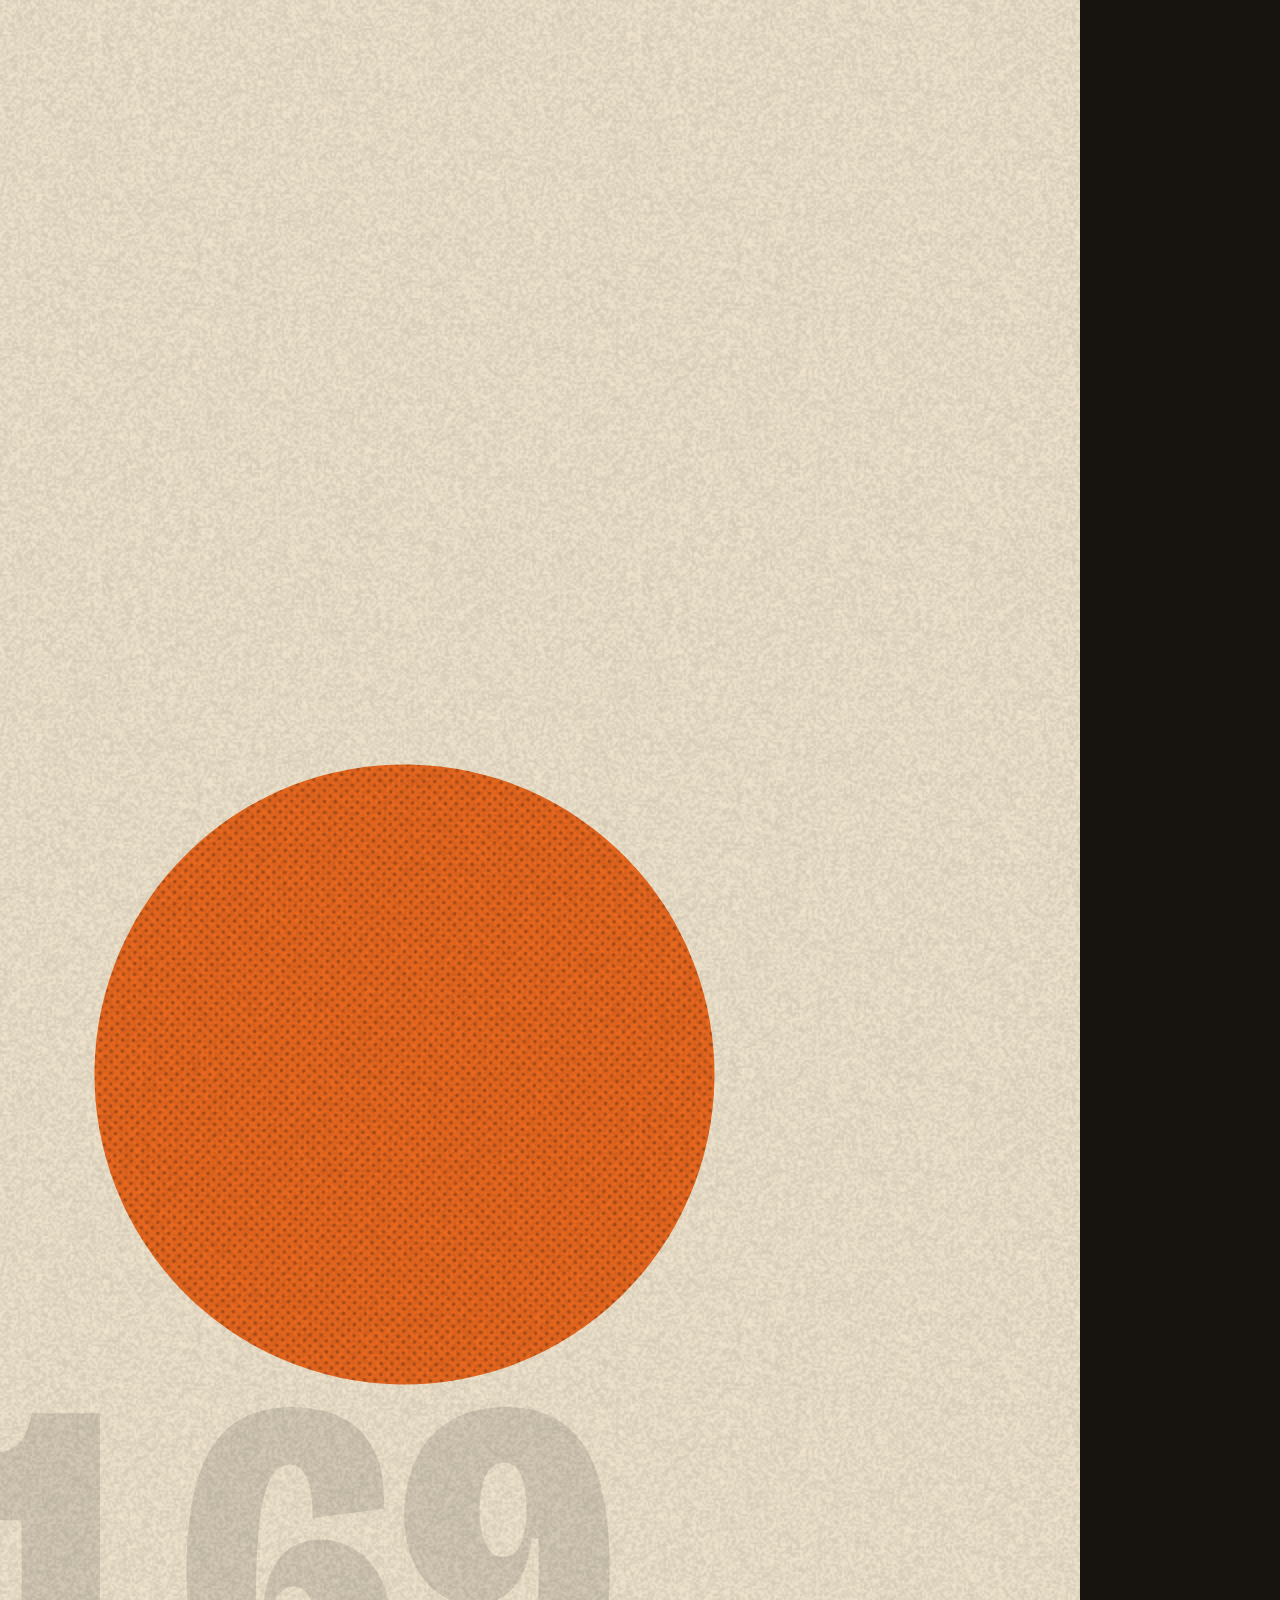
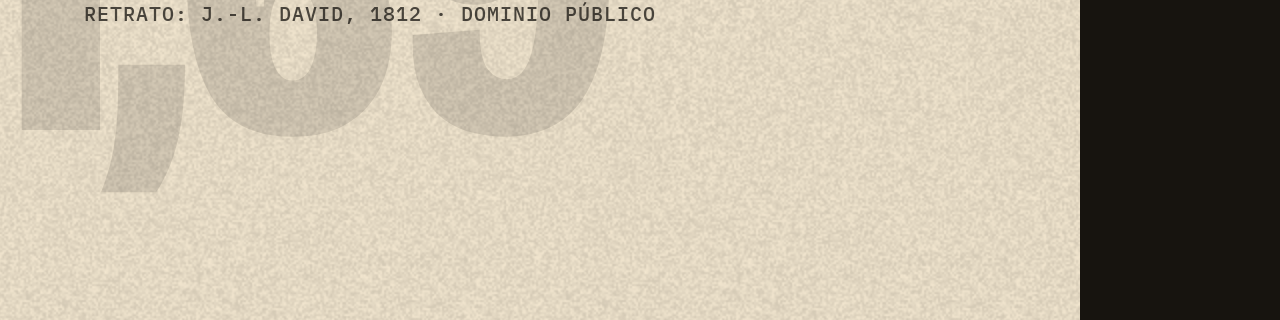
<file: pilots/napoleon-90s/index.html>
<!doctype html>
<html lang="es">
<head>
<meta charset="utf-8">
<title>Piloto 02 — Napoleón</title>
<link rel="stylesheet" href="../../engine/trama.css">
<style>
.ln.key{font-size:112px}
.ruler{position:absolute;width:150px;background:var(--papel);border:5px solid var(--tinta);box-shadow:10px 10px 0 var(--tinta)}
.tick{position:absolute;left:0;height:4px;background:var(--tinta)}
.tick span{position:absolute;left:84px;top:-16px;font-family:Plex;font-weight:600;font-size:26px}
.ficha{position:absolute;left:84px;top:110px;font-family:Plex;font-weight:600;font-size:26px;letter-spacing:.1em;text-transform:uppercase}
.ficha.r{left:auto;right:84px;text-align:right}
.libro{position:absolute;background:var(--papel);border:5px solid var(--tinta);box-shadow:12px 12px 0 var(--tinta);padding:26px 30px}
.mapview{position:absolute;inset:0;overflow:hidden}
.mapwrap{position:absolute;left:0;top:0;transform-origin:0 0}
.mapwrap img{position:absolute;left:0;top:0;display:block}
.mapwrap svg{position:absolute;left:0;top:0;overflow:visible}
.cabwrap{position:absolute;left:0;right:0;top:0;height:760px;z-index:6;filter:drop-shadow(0 12px 0 rgba(23,20,15,.55))}
.cabecera{position:absolute;inset:0;background:var(--papel)}
.scene.map .kin{top:240px}
.pane{position:absolute;left:40px;right:40px;height:440px;overflow:hidden;border:6px solid var(--tinta);box-shadow:12px 12px 0 var(--tinta);background:var(--papel2)}
.pane .mapwrap{transform-origin:0 0}
</style>
</head>
<body>
<div id="stage">
<!-- 1 · No era bajito -->
<div class="scene" id="s1" style="background:var(--papel)">
  <div class="cam">
    <div class="giant" data-slide="-150" style="left:-20px;top:1380px">1,69</div>
    <div class="circ trama pz" data-at="0" style="left:90px;top:760px;width:620px;height:620px;--t:.25"></div>
    <img class="cut pz drift" data-at="0.08" data-drift="-25" src="assets/napoleon.png" style="left:120px;top:640px;width:520px;transform:rotate(-2deg)">
    <div class="ruler pz" data-at="0.2" id="ruler" style="left:830px;top:640px;height:840px"></div>
    <svg class="abs pz" data-at="0.2" id="prom" style="left:690px;top:1000px;z-index:2" width="120" height="480" viewBox="0 0 120 480">
      <g stroke="#17140F" stroke-width="7" stroke-linejoin="round"><circle cx="60" cy="60" r="40" fill="#B8B5AE"/><path d="M18 480 L18 150 Q18 110 60 110 Q102 110 102 150 L102 480 Z" fill="#B8B5AE"/></g>
      <circle cx="47" cy="58" r="6" fill="#17140F"/><circle cx="73" cy="58" r="6" fill="#17140F"/>
    </svg>
    <div class="meta pz" data-at="0.3" id="promlbl" style="left:660px;top:1500px;z-index:3;background:var(--papel);padding:4px 8px">Francés promedio<br>~1,64 m</div>
    <div class="credito" style="left:84px;top:1600px">Retrato: J.-L. David, 1812 · dominio público</div>
  </div>
  <div class="kin" data-lines='[["in","Napoleón no era bajito.",0.20,1.34],["key","1,69 m",1.65,3.10],["tail","más que el francés promedio",3.37,4.52]]'></div>
</div>

<!-- 2 · El general que cambió la guerra -->
<div class="scene" id="s2" style="background:var(--tinta);color:var(--papel)">
  <div class="cam">
    <canvas id="g2" width="1080" height="1920" class="abs" style="left:0;top:0"></canvas>
    <div class="ring spin" style="left:200px;top:760px;width:680px;height:680px;border-color:var(--papel)"></div>
    <img class="cut pz drift" data-at="0.05" data-drift="-40" src="assets/napoleon.png" style="left:330px;top:820px;width:420px;transform:rotate(3deg)">
    <div class="abs" id="lupa" style="width:300px;height:300px;border:10px solid var(--mostaza);border-radius:50%;left:0;top:0"></div>
  </div>
  <div class="kin" data-lines='[["in","Lo que sí era: el general que cambió para siempre",4.96,7.30],["key","cómo se hace la guerra.",7.30,8.39],["tail","Y lo vio antes que nadie.",8.68,9.80]]'></div>
</div>

<!-- 3 · Toulon: la pintura -->
<div class="scene" id="s3" style="background:var(--verde);color:var(--papel)">
  <div class="cam">
    <div class="giant" data-slide="-160" style="left:-20px;top:1400px;color:var(--papel);opacity:.13">TOULON</div>
    <div class="circ trama pz" data-at="0" style="left:200px;top:760px;width:680px;height:680px;--t:.25"></div>
    <img class="cut pz drift" data-at="0.06" data-drift="-30" src="assets/toulon.png" style="left:230px;top:660px;width:620px;transform:rotate(-3deg)">
    <svg class="overlay" style="position:absolute;left:0;top:0;pointer-events:none" width="1080" height="1920" viewBox="0 0 1080 1920" id="sv3"></svg>
    <div class="ficha pz" data-at="0.2">Batalla 1 · Sitio</div>
    <div class="ficha r pz" data-at="0.2">Toulon, Francia<br>Sep–Dic 1793</div>
    <div class="credito" style="left:84px;top:1600px;color:var(--papel)">Pintura: É. Detaille · dominio público</div>
  </div>
  <div class="kin" data-lines='[["key","Toulon, 1793.",10.24,12.18]]'></div>
</div>

<!-- 4–5 · Toulon: el mapa -->
<div class="scene map" id="s4" style="background:var(--papel2)">
  <div class="mapview"><div class="mapwrap" id="mw4"></div></div>
  <div class="cabwrap"><div class="cabecera"></div></div>
  <div class="ficha" style="z-index:7">Toulon · 1793</div>
  <div class="banda pz" data-at="9.15" style="top:1440px;z-index:8">VER EL TERRENO</div>
  <img class="cut pz" data-at="0.35" id="bonaparte4" src="assets/napoleon.png" style="left:770px;top:1290px;width:220px;transform:rotate(5deg);z-index:7">
  <div class="fuente" style="top:1610px;z-index:7">Mapa: A.K. Johnston, 1850 · dominio público</div>
  <div class="kin" style="z-index:9" data-show="[12.40,14.55]" data-lines='[["in","Los británicos",12.49,13.20],["key","ocupaban el puerto.",13.20,14.15]]'></div>
  <div class="kin" style="z-index:9" data-show="[14.55,19.70]" data-lines='[["in","Un capitán de 24 años se dio cuenta:",14.63,16.81],["key","la clave no era la ciudad,",17.11,18.31],["tail","sino una colina.",18.57,19.42]]'></div>
  <div class="kin" style="z-index:9" data-show="[19.70,22.70]" data-lines='[["in","Puso cañones ahí…",19.84,20.74],["key","y la flota tuvo que irse.",20.96,22.29]]'></div>
</div>

<!-- 6 · Italia -->
<div class="scene map" id="s6" style="background:var(--papel2)">
  <div class="mapview"><div class="mapwrap" id="mw6"></div></div>
  <div class="cabwrap"><div class="cabecera"></div></div>
  <div class="ficha" style="z-index:7">Batalla 2 · Italia</div>
  <div class="ficha r" style="z-index:7">Abril 1796</div>
  <div class="banda pz" data-at="7.7" style="top:1440px;z-index:8">DIVIDIR</div>
  <div class="fuente" style="top:1610px;z-index:7">Plano de Montenotte, c. 1800 · dominio público</div>
  <div class="kin" style="z-index:9" data-show="[22.60,29.20]" data-lines='[["key","Italia, 1796.",22.76,24.87],["in","Austríacos y piamonteses lo superaban en número,",25.20,27.58],["tail","pero estaban separados.",27.88,28.94]]'></div>
  <div class="kin" style="z-index:9" data-show="[29.20,31.70]" data-lines='[["in","Se metió en el medio",29.27,30.30],["key","y los venció de a uno.",30.30,31.35]]'></div>
</div>

<!-- 7–8 · Los cuerpos y Ulm (mismo mapa) -->
<div class="scene map" id="s7" style="background:var(--papel2)">
  <div class="mapview"><div class="mapwrap" id="mw7"></div></div>
  <div class="cabwrap"><div class="cabecera"></div></div>
  <div class="ficha" style="z-index:7" id="ficha7">La gran idea · 1805</div>
  <div class="banda pz" data-at="16.7" style="top:1440px;z-index:8">RODEAR</div>
  <div class="fuente" style="top:1610px;z-index:7">Mapa: A.K. Johnston, 1850 · dominio público</div>
  <div class="kin" style="z-index:9" data-show="[31.60,36.10]" data-lines='[["in","Su gran idea:",31.84,32.51],["key","partir el ejército en cuerpos.",32.77,34.21],["tail","Pequeños ejércitos completos,",34.49,35.95]]'></div>
  <div class="kin" style="z-index:9" data-show="[36.10,39.60]" data-lines='[["in","que marchaban separados, rápido…",36.14,37.92],["key","y se juntaban para pelear.",38.08,39.29]]'></div>
  <div class="kin" style="z-index:9" data-show="[39.60,43.80]" data-lines='[["key","Ulm, 1805.",39.76,41.41],["in","Los austríacos lo esperaban de frente.",41.79,43.50]]'></div>
  <div class="kin" style="z-index:9" data-show="[43.80,49.25]" data-lines='[["in","Él los rodeó por detrás, les cortó el camino,",43.86,46.25],["key","y un ejército entero",46.45,47.94],["tail","se rindió casi sin combatir.",48.04,48.97]]'></div>
</div>

<!-- 9–10 · Austerlitz -->
<div class="scene map" id="s9" style="background:var(--papel2)">
  <div class="mapview"><div class="mapwrap" id="mw9"></div></div>
  <img class="cut" id="gerard9" src="assets/gerard.png" style="left:130px;top:760px;width:820px;z-index:6">
  <div class="cabwrap"><div class="cabecera"></div></div>
  <div class="ficha" style="z-index:7">Batalla 4 · Austerlitz</div>
  <div class="ficha r" style="z-index:7">2 · 12 · 1805</div>
  <div class="banda pz" data-at="11.4" style="top:1440px;z-index:8">ENGAÑAR</div>
  <div class="fuente" style="top:1610px;z-index:7" id="fuente9">Pintura: F. Gérard, 1810 · dominio público</div>
  <div class="kin" style="z-index:9" data-show="[49.20,52.90]" data-lines='[["key","Austerlitz.",49.36,49.95],["in","Rusos y austríacos querían cortarle la retirada.",50.24,52.65]]'></div>
  <div class="kin" style="z-index:9" data-show="[52.90,56.70]" data-lines='[["in","Napoleón dejó su flanco derecho a la vista,",53.02,54.98],["key","débil, como carnada.",55.20,56.34]]'></div>
  <div class="kin" style="z-index:9" data-show="[56.70,61.60]" data-lines='[["in","Bajaron de la colina para atacarlo…",56.75,58.32],["key","y él tomó la colina vacía",58.63,60.02],["tail","y les partió el centro.",60.21,61.29]]'></div>
</div>

<!-- 11 · Ciudades no, ejércitos sí -->
<div class="scene" id="s11" style="background:var(--verde);color:var(--papel)">
  <div class="cam">
    <div class="abs pz drift" data-at="0.05" data-drift="-20" style="left:70px;top:820px;width:450px;height:560px;overflow:hidden;border:6px solid var(--papel);box-shadow:12px 12px 0 var(--tinta);transform:rotate(-3deg)"><img src="assets/map_toulon.jpg" style="position:absolute;width:1600px;left:-560px;top:-470px"></div>
    <img class="cut pz drift" data-at="0.15" data-drift="20" src="assets/gerard.png" style="left:540px;top:860px;width:480px;transform:rotate(3deg)">
    <svg class="overlay" id="sv11" style="position:absolute;left:0;top:0" width="1080" height="1920" viewBox="0 0 1080 1920"></svg>
    <div class="meta" style="left:90px;top:1430px;color:var(--papel)">Tomar ciudades</div>
    <div class="meta" style="left:600px;top:1430px;color:var(--papel)">Destruir ejércitos</div>
    <div class="sello pz" data-at="2.6" style="left:640px;top:1500px;color:var(--tinta);background:var(--papel);transform:rotate(-6deg)">ANÁLISIS</div>
  </div>
  <div class="kin" data-lines='[["in","No buscaba conquistar ciudades.",61.70,63.16],["key","Buscaba destruir al ejército enemigo.",63.41,65.32]]'></div>
</div>
<!-- 12 · Waterloo -->
<div class="scene" id="s12" style="background:var(--tinta);color:var(--papel)">
  <div class="cam">
    <div class="giant" data-slide="-160" style="left:-20px;top:1400px;color:var(--papel);opacity:.13">1815</div>
    <div class="circ trama" id="c12" style="left:240px;top:760px;width:600px;height:600px;--t:.25"></div>
    <img class="cut pz drift" data-at="0.05" data-drift="-30" src="assets/waterloo.png" style="left:150px;top:720px;width:780px;transform:rotate(-2deg)">
    <div class="ficha pz" data-at="0.15">Waterloo, Bélgica</div>
    <div class="ficha r pz" data-at="0.15">18 · 06 · 1815</div>
    <div class="credito" style="left:84px;top:1600px;color:var(--papel)">Pintura: W. Sadler · dominio público</div>
  </div>
  <div class="kin" data-lines='[["in","Sus rivales copiaron sus métodos,",65.75,67.37],["key","y en Waterloo lo vencieron.",67.60,68.99]]'></div>
</div>

<!-- 13 · Clausewitz -->
<div class="scene" id="s13" style="background:var(--papel)">
  <div class="cam">
    <div class="giant" data-slide="-140" style="left:-20px;top:1420px">KRIEG</div>
    <div class="circ trama pz" data-at="0" style="left:130px;top:800px;width:560px;height:560px;--t:.25"></div>
    <img class="cut pz drift" data-at="0.06" data-drift="-30" src="assets/clausewitz.png" style="left:150px;top:720px;width:470px;transform:rotate(-3deg)">
    <div class="libro pz drift" data-at="0.3" data-drift="30" style="left:600px;top:1000px;width:380px;transform:rotate(5deg)">
      <div style="font-family:Bricolage;font-weight:800;font-size:56px;line-height:1">Vom Kriege</div>
      <div style="font-family:Plex;font-size:22px;margin-top:12px;letter-spacing:.06em">DE LA GUERRA · 1832</div>
    </div>
    <div class="sello pz" data-at="1.6" style="left:640px;top:860px;color:var(--tinta);transform:rotate(7deg)">DIJO</div>
    <div class="credito" style="left:84px;top:1600px">Retrato: W. Wach · dominio público</div>
  </div>
  <div class="kin" data-lines='[["in","Clausewitz, que peleó contra él, lo llamó",69.43,71.60],["key","“el dios de la guerra”.",71.60,72.57]]'></div>
</div>

<!-- 14 · San Martín: foto de los Andes con las columnas dibujadas encima -->
<div class="scene map" id="s14" style="background:var(--papel2)">
  <div class="mapview"><div class="mapwrap" id="mw14"></div></div>
  <div class="cabwrap"><div class="cabecera"></div></div>
  <img class="cut pz" data-at="0.1" src="assets/sanmartin.png" style="left:740px;top:1300px;width:250px;transform:rotate(4deg);z-index:7">
  <div class="sello pz" data-at="4.7" style="left:90px;top:1430px;color:var(--tinta);transform:rotate(-5deg);z-index:8">ANÁLISIS</div>
  <div class="fuente" style="top:1610px;z-index:7">Foto: M. B. C. / Pexels · Retrato: Gil de Castro</div>
  <div class="kin" style="z-index:9" data-lines='[["in","Y San Martín, que enfrentó a sus tropas en España,",72.97,75.24],["key","cruzó los Andes en columnas separadas",75.48,77.40],["tail","que se juntaron del otro lado.",77.40,78.60]]'></div>
</div>

<!-- 15 · ¿Te suena? -->
<div class="scene" id="s15" style="background:var(--mostaza)">
  <div class="cam">
    <div class="pane" style="top:640px"><div class="mapwrap" id="mw15a"></div></div>
    <div class="pane" style="top:1110px"><div class="mapwrap" id="mw15b"></div></div>
    <div class="meta" style="left:80px;top:650px;background:var(--papel);padding:4px 10px;z-index:3">Napoleón · Ulm, 1805</div>
    <div class="meta" style="left:80px;top:1120px;background:var(--papel);padding:4px 10px;z-index:3">San Martín · Andes, 1817</div>
  </div>
  <div class="kin" style="top:300px" data-lines='[["key","¿Te suena?",79.02,79.42]]'></div>
</div>
<!-- 16 · cierre -->
<div class="scene" id="s16" style="background:var(--tinta)">
  <canvas id="g16" width="1080" height="1920" class="abs" style="left:0;top:0"></canvas>
  <div class="abs" id="logo" style="left:0;right:0;top:780px;text-align:center;font-family:Bricolage;font-weight:800;font-stretch:75%;font-size:230px;line-height:1;color:var(--papel)">TRAMA</div>
  <div class="abs" style="left:0;right:0;top:1030px;text-align:center;font-family:Plex;font-size:28px;letter-spacing:.12em;color:var(--papel);opacity:.8">FUENTES EN LA DESCRIPCIÓN</div>
</div>

<div class="plate" id="pl1" style="background:var(--naranja)"></div>
<div class="plate" id="pl2" style="background:var(--verde)"></div>
<div class="plate" id="pl3" style="background:var(--mostaza)"></div>
<div id="grain"></div>
</div>
<script src="../../engine/trama.js"></script>
<script src="../../engine/anota.js"></script>
<script>
const DUR = 83.2;
window.PLATES = [10.0, 31.6, 61.55, 69.25];
const INK = '#17140F', PAP = '#F2E6CF', NAR = '#EE6A1F', VER = '#1F6E55', AZU = '#2E5A9E', MOS = '#F3A72B', ACE = '#B8B5AE';
const S = {};
</script>
<script src="scenes_v2.js"></script>
<script>
const SCENES = [
 { id: 's1', s: 0, e: 4.85, update(el, lt, t) {
    const r = document.getElementById('ruler');
    if (!r._b) { r._b = 1; for (let v = 150; v <= 185; v += 5) { const d = document.createElement('div'); d.className = 'tick'; const y = 840 - (v - 145) * 20; d.style.top = y + 'px'; d.style.width = v % 10 === 0 ? '70px' : '40px'; d.innerHTML = v % 10 === 0 ? `<span>${(v / 100).toFixed(2).replace('.', ',')}</span>` : ''; r.appendChild(d); }
      const m = document.createElement('div'); m.id = 'rmark'; m.style.cssText = 'position:absolute;left:-10px;right:-10px;height:14px;background:var(--naranja);border:4px solid var(--tinta)'; r.appendChild(m); }
    const k = easeOut(prog(t, 1.65, 1.2)); document.getElementById('rmark').style.top = (840 - (150 - 145) * 20 - k * (169 - 150) * 20) + 'px';
    const pr = document.getElementById('prom'); pr.style.opacity = t >= 3.37 ? 1 : 0; document.getElementById('promlbl').style.opacity = t >= 3.37 ? 1 : 0;
 }},
 { id: 's2', s: 4.85, e: 10.0, update(el, lt) {
    const c = document.getElementById('g2'), x = c.getContext('2d'); x.clearRect(0, 0, 1080, 1920); const tq = q15(lt), cell = 40;
    for (let gy = 0; gy < 48; gy++) for (let gx = 0; gx < 27; gx++) { const cx = gx * cell + 20, cy = gy * cell + 20; const v = 0.5 + 0.5 * Math.sin(gx * .5 + tq * 2) * Math.cos(gy * .33 - tq * 1.3);
      if (v < 0.55) continue; x.strokeStyle = 'rgba(242,230,207,.35)'; x.lineWidth = 2; x.beginPath(); x.arc(cx, cy, v > .8 ? 12 : 6, 0, 7); x.stroke(); }
    const l = document.getElementById('lupa'); const a = lt * 0.9; l.style.transform = `translate(${390 + Math.cos(a) * 250}px,${1060 + Math.sin(a * 1.3) * 220}px)`;
 }},
 
 ...SCENES_V2,
 { id: 's12', s: 65.6, e: 69.25, update(el, lt, t) { const k = prog(t, 67.6, 1.2); document.getElementById('c12').style.transform = `scale(${1 - k * .6})`; document.getElementById('c12').style.opacity = 1 - k * .7; } },
 { id: 's13', s: 69.25, e: 72.8 },
 
 { id: 's16', s: 80.6, e: DUR, update(el, lt) {
    const c = document.getElementById('g16'), x = c.getContext('2d'); x.clearRect(0, 0, 1080, 1920); const tq = q15(lt), cell = 36;
    for (let gy = 0; gy < 54; gy++) for (let gx = 0; gx < 30; gx++) { const cx = gx * cell + 18, cy = gy * cell + 18, dx = cx - 540, dy = cy - 900, r = Math.hypot(dx, dy);
      const v = 0.5 + 0.5 * Math.sin(r / 70 - tq * 4) * Math.exp(-r / 900); const R = cell * .4; if (v < .45) continue;
      x.lineWidth = 2; x.strokeStyle = 'rgba(242,230,207,.55)'; x.fillStyle = 'rgba(238,106,31,.85)';
      if (v < .6) { x.beginPath(); x.arc(cx, cy, R * .35, 0, 7); x.stroke(); } else if (v < .75) { x.beginPath(); x.arc(cx, cy, R * .8, 0, 7); x.stroke(); } else { x.beginPath(); x.arc(cx, cy, R, 0, 7); x.fill(); } }
    const k = Math.min(lt / .5, 1), st = Math.floor(k * 4) / 4; document.getElementById('logo').style.textShadow = `${-26 * (1 - st) - 6}px ${14 * (1 - st) + 5}px 0 var(--naranja), ${24 * (1 - st) + 6}px ${-16 * (1 - st) - 4}px 0 var(--verde)`;
 }},

];
SCENES.sort((a, b) => a.s - b.s);
window.SCENES = SCENES; window.DUR = DUR;
Promise.all([document.fonts.ready, ...[...document.images].map(i => i.decode ? i.decode().catch(() => {}) : 0)]).then(() => { boot(); window.READY = true; });
</script>
</body>
</html>
</file>
<file: engine/trama.css>
/* TRAMA · estilos base para videos verticales 1080x1920. Ver bible/BIBLIA.md */
@font-face{font-family:"Bricolage";src:url(fonts/bricolage.woff2) format("woff2");font-weight:200 800;font-stretch:75% 100%}
@font-face{font-family:"Instrument";src:url(fonts/instrument-sans-latin-400-normal.woff2) format("woff2");font-weight:400}
@font-face{font-family:"Instrument";src:url(fonts/instrument-sans-latin-600-normal.woff2) format("woff2");font-weight:600}
@font-face{font-family:"Plex";src:url(fonts/ibm-plex-mono-latin-500-normal.woff2) format("woff2");font-weight:500}
@font-face{font-family:"Plex";src:url(fonts/ibm-plex-mono-latin-600-normal.woff2) format("woff2");font-weight:600}
:root{--tinta:#17140F;--papel:#F2E6CF;--papel2:#E8D9BC;--naranja:#EE6A1F;--verde:#1F6E55;--mostaza:#F3A72B;--rosa:#E79A8C;--acero:#B8B5AE;--rojo:#CF3F2A;--azul:#2E5A9E}
*{box-sizing:border-box;margin:0;padding:0}
html,body{width:1080px;height:1920px;overflow:hidden;background:var(--tinta)}
#stage{position:relative;width:1080px;height:1920px;overflow:hidden;background:var(--papel);font-family:"Instrument",sans-serif;color:var(--tinta)}
.scene{position:absolute;inset:0;display:none;overflow:hidden}
.cam{position:absolute;inset:0;transform-origin:50% 55%}
.abs{position:absolute}
.trama::after{content:"";position:absolute;inset:0;pointer-events:none;mix-blend-mode:multiply;opacity:var(--t,.22);
  background-image:radial-gradient(var(--tinta) 1.6px,transparent 2.3px),radial-gradient(var(--tinta) 1.6px,transparent 2.3px);background-size:11px 11px;background-position:0 0,5.5px 5.5px;border-radius:inherit}
.giant{position:absolute;white-space:nowrap;font-family:"Bricolage";font-weight:800;font-stretch:75%;font-size:480px;line-height:.8;letter-spacing:-.03em;opacity:.12}
.kin{position:absolute;left:84px;right:150px;top:250px}
.ln{display:block}
.ln.in{font-family:"Instrument";font-weight:600;font-size:54px;line-height:1.12;margin-bottom:8px}
.ln.key{font-family:"Bricolage";font-weight:800;font-stretch:76%;font-size:128px;line-height:.95;letter-spacing:-.03em;padding-top:.04em}
.ln.tail{font-family:"Instrument";font-weight:600;font-size:50px;line-height:1.12;margin-top:14px}
.w{display:inline-block;margin-right:.22em}
.ln.key .w{margin-right:.16em}
.meta{position:absolute;font-family:"Plex";font-weight:500;font-size:24px;letter-spacing:.06em;text-transform:uppercase;line-height:1.35}
.fuente{position:absolute;left:84px;top:1540px;font-family:"Plex";font-weight:600;font-size:24px;letter-spacing:.05em;background:var(--tinta);color:var(--papel);padding:8px 16px}
.credito{position:absolute;font-family:"Plex";font-weight:500;font-size:20px;letter-spacing:.05em;text-transform:uppercase;opacity:.75}
.sello{position:absolute;font-family:"Plex";font-weight:600;font-size:40px;letter-spacing:.12em;border:7px solid currentColor;padding:10px 24px;border-radius:6px;background:rgba(242,230,207,.6);white-space:nowrap}
.banda{position:absolute;left:84px;right:84px;text-align:center;font-family:"Bricolage";font-weight:800;font-stretch:75%;font-size:120px;line-height:1.05;padding:10px 0 6px;color:var(--papel);background:var(--tinta);white-space:nowrap;overflow:hidden}
.circ{position:absolute;border-radius:50%;background:var(--naranja)}
.ring{position:absolute;border-radius:50%;border:4px dotted var(--tinta);opacity:.55}
.cut{position:absolute}
#grain{position:absolute;inset:0;pointer-events:none;mix-blend-mode:multiply;opacity:.13;z-index:50;background-size:540px 540px}
.plate{position:absolute;inset:-60px;z-index:40;mix-blend-mode:multiply;display:none}
.hl{background-image:linear-gradient(var(--mostaza),var(--mostaza));background-repeat:no-repeat;background-position:0 78%}
svg text{font-family:"Plex";font-weight:600}
/* escenas de foto/mapa a pantalla completa con cabecera de papel (regla dura 6) */
.ficha{position:absolute;left:84px;top:110px;font-family:Plex;font-weight:600;font-size:26px;letter-spacing:.1em;text-transform:uppercase;z-index:7}
.ficha.r{left:auto;right:84px;text-align:right}
.mapview{position:absolute;inset:0;overflow:hidden}
.mapwrap{position:absolute;left:0;top:0;transform-origin:0 0}
.mapwrap img{position:absolute;left:0;top:0;display:block}
.mapwrap svg{position:absolute;left:0;top:0;overflow:visible}
.cabwrap{position:absolute;left:0;right:0;top:0;height:760px;z-index:6;filter:drop-shadow(0 12px 0 rgba(23,20,15,.55))}
.cabecera{position:absolute;inset:0;background:var(--papel)}
.scene.map .kin{top:240px;z-index:9}
.pane{position:absolute;left:40px;right:40px;overflow:hidden;border:6px solid var(--tinta);box-shadow:12px 12px 0 var(--tinta);background:var(--papel2)}
.quote{position:absolute;background:var(--papel);border:5px solid var(--tinta);box-shadow:14px 14px 0 var(--tinta);padding:30px 36px}
</file>
